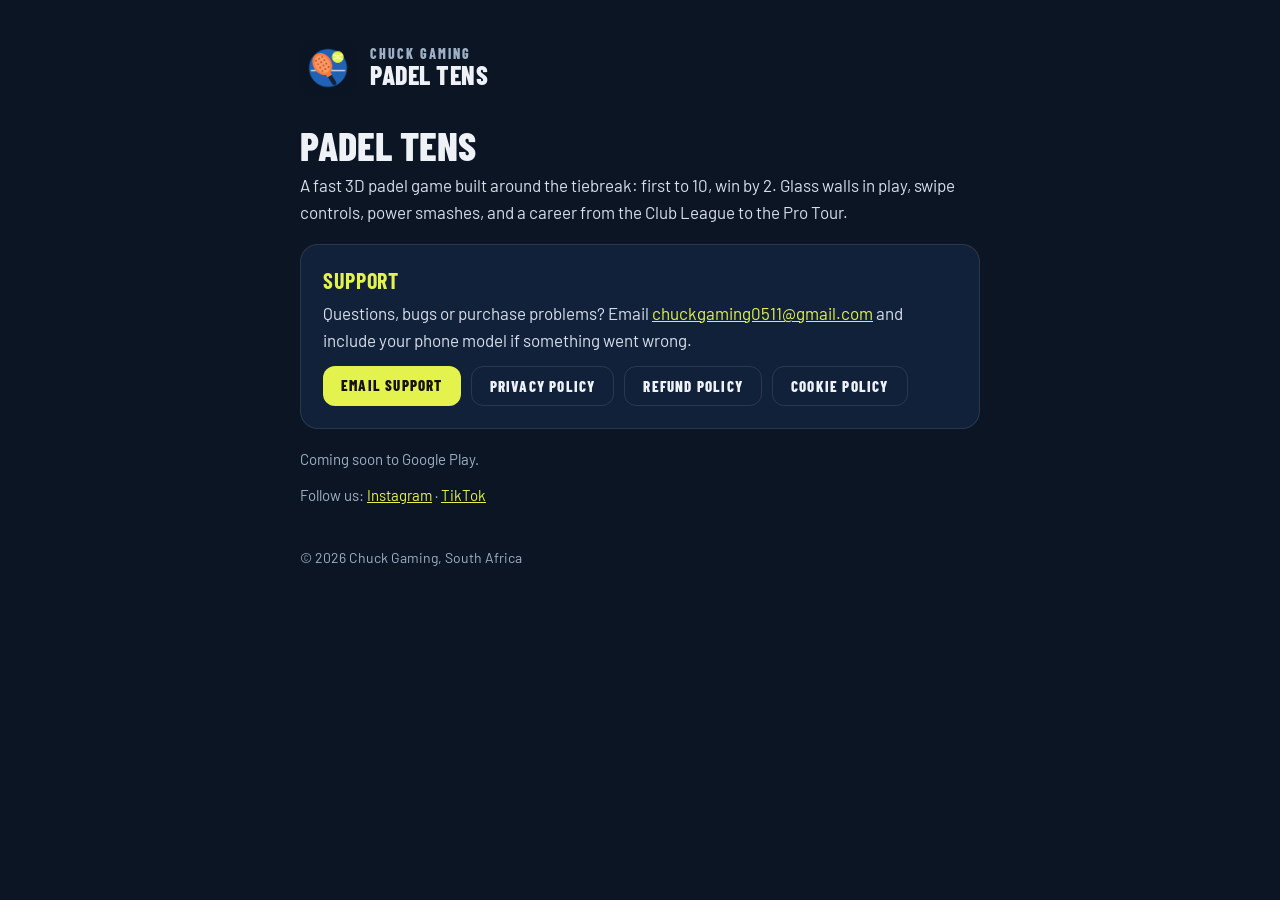
<file: index.html>
<!doctype html>
<html lang="en"><head><meta charset="utf-8"><meta name="viewport" content="width=device-width,initial-scale=1">
<title>Chuck Gaming</title><meta name="description" content="Chuck Gaming makes Padel Tens, a 3D padel tiebreak game for Android.">
<link rel="icon" href="icon.png"><link rel="preconnect" href="https://fonts.googleapis.com"><link rel="preconnect" href="https://fonts.gstatic.com" crossorigin>
<link href="https://fonts.googleapis.com/css2?family=Barlow:wght@400;600&family=Barlow+Condensed:wght@700;800&display=swap" rel="stylesheet">
<link rel="stylesheet" href="style.css"></head>
<body><div class="wrap">
  <header><img src="icon.png" alt=""><div><div class="brand">Chuck Gaming</div><div class="name">Padel Tens</div></div></header>
  <h1>Padel Tens</h1>
  <p>A fast 3D padel game built around the tiebreak: first to 10, win by 2. Glass walls in play, swipe controls, power smashes, and a career from the Club League to the Pro Tour.</p>
  <div class="card">
    <h2 style="margin-top:0">Support</h2>
    <p>Questions, bugs or purchase problems? Email <a href="mailto:chuckgaming0511@gmail.com">chuckgaming0511@gmail.com</a> and include your phone model if something went wrong.</p>
    <div class="links"><a class="btn" href="mailto:chuckgaming0511@gmail.com">Email support</a><a class="btn ghost" href="privacy.html">Privacy policy</a><a class="btn ghost" href="refund.html">Refund policy</a><a class="btn ghost" href="cookies.html">Cookie policy</a></div>
  </div>
  <p class="muted">Coming soon to Google Play.</p>
  <p class="muted">Follow us: <a href="https://www.instagram.com/chuckgamingofficial/">Instagram</a> · <a href="https://www.tiktok.com/@chuckgamingofficial">TikTok</a></p>
  <footer>© 2026 Chuck Gaming, South Africa</footer>
</div></body></html>
</file>
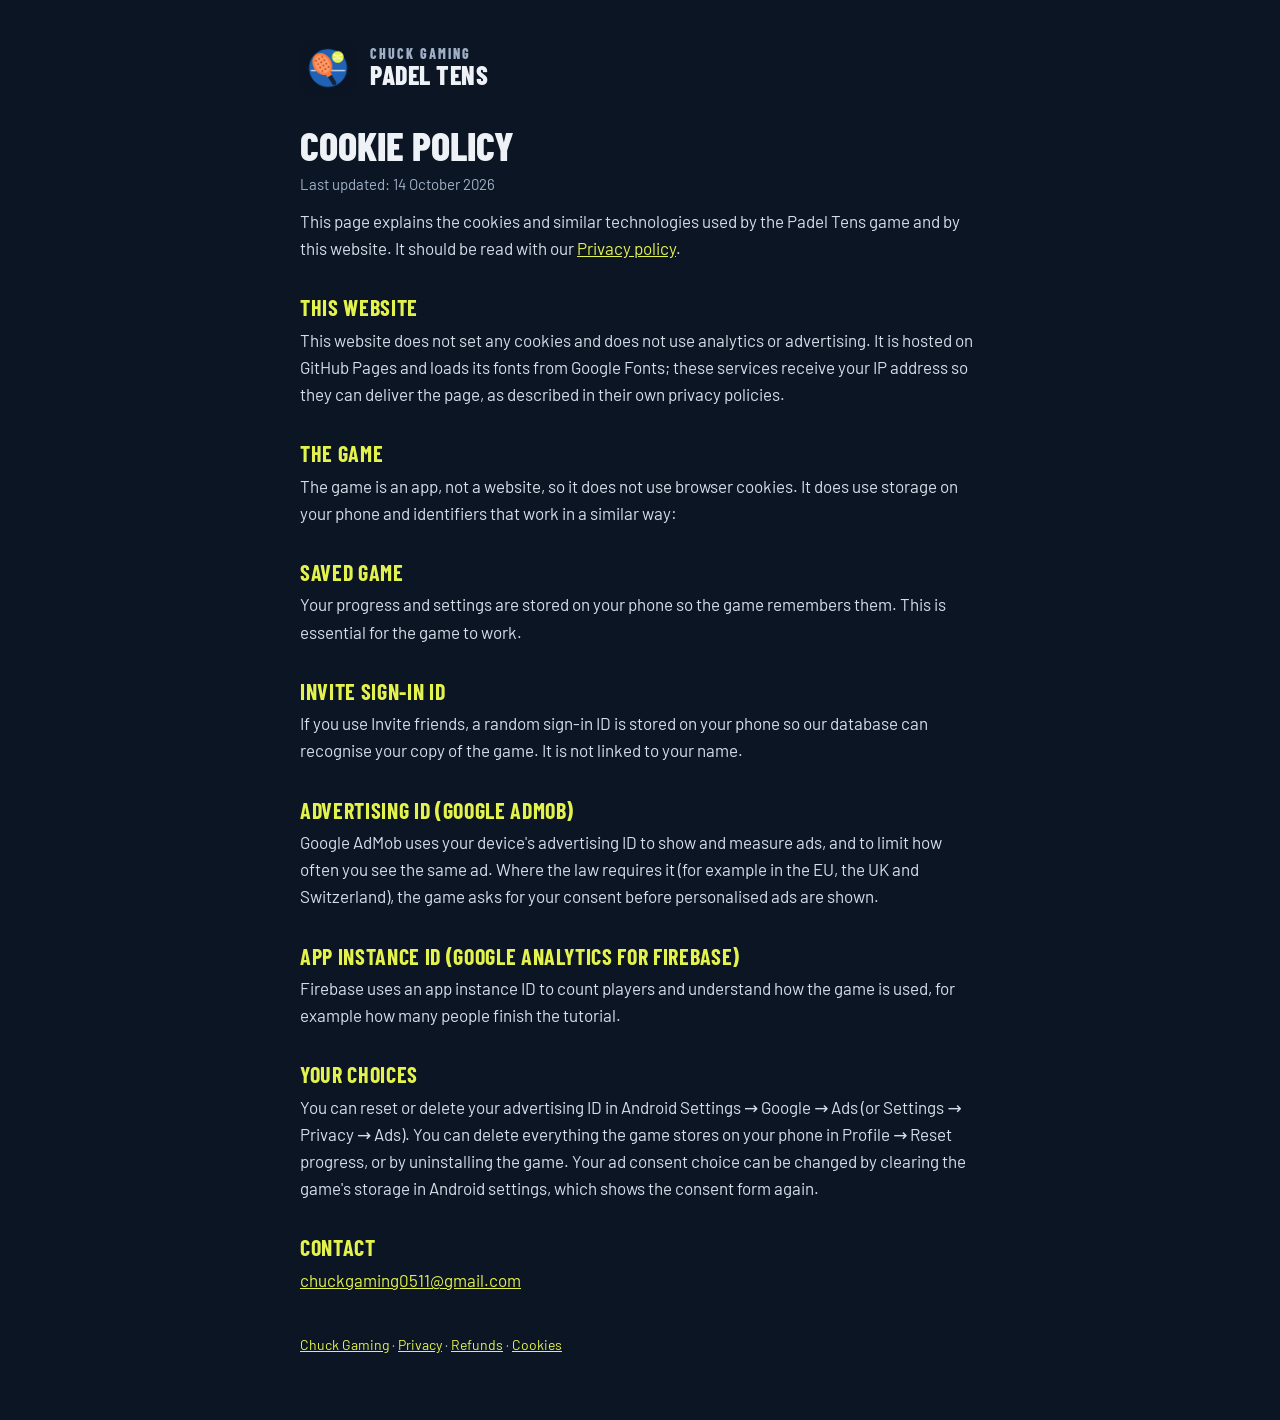
<file: cookies.html>
<!doctype html>
<html lang="en"><head><meta charset="utf-8"><meta name="viewport" content="width=device-width,initial-scale=1">
<title>Padel Tens: Cookie Policy</title><meta name="description" content="How the Padel Tens game and the Chuck Gaming website use cookies and device identifiers.">
<link rel="icon" href="icon.png"><link rel="preconnect" href="https://fonts.googleapis.com"><link rel="preconnect" href="https://fonts.gstatic.com" crossorigin>
<link href="https://fonts.googleapis.com/css2?family=Barlow:wght@400;600&family=Barlow+Condensed:wght@700;800&display=swap" rel="stylesheet">
<link rel="stylesheet" href="style.css"></head>
<body><div class="wrap">
  <header><img src="icon.png" alt=""><div><div class="brand">Chuck Gaming</div><div class="name">Padel Tens</div></div></header>
  <h1>Cookie Policy</h1>
    <p class="muted">Last updated: 14 October 2026</p>
    <p>This page explains the cookies and similar technologies used by the Padel Tens game and by this website. It should be read with our <a href="privacy.html">Privacy policy</a>.</p>
    <h2>This website</h2>
    <p>This website does not set any cookies and does not use analytics or advertising. It is hosted on GitHub Pages and loads its fonts from Google Fonts; these services receive your IP address so they can deliver the page, as described in their own privacy policies.</p>
    <h2>The game</h2>
    <p>The game is an app, not a website, so it does not use browser cookies. It does use storage on your phone and identifiers that work in a similar way:</p>
    <h2>Saved game</h2>
    <p>Your progress and settings are stored on your phone so the game remembers them. This is essential for the game to work.</p>
    <h2>Invite sign-in ID</h2>
    <p>If you use Invite friends, a random sign-in ID is stored on your phone so our database can recognise your copy of the game. It is not linked to your name.</p>
    <h2>Advertising ID (Google AdMob)</h2>
    <p>Google AdMob uses your device&#x27;s advertising ID to show and measure ads, and to limit how often you see the same ad. Where the law requires it (for example in the EU, the UK and Switzerland), the game asks for your consent before personalised ads are shown.</p>
    <h2>App instance ID (Google Analytics for Firebase)</h2>
    <p>Firebase uses an app instance ID to count players and understand how the game is used, for example how many people finish the tutorial.</p>
    <h2>Your choices</h2>
    <p>You can reset or delete your advertising ID in Android Settings → Google → Ads (or Settings → Privacy → Ads). You can delete everything the game stores on your phone in Profile → Reset progress, or by uninstalling the game. Your ad consent choice can be changed by clearing the game&#x27;s storage in Android settings, which shows the consent form again.</p>
    <h2>Contact</h2>
    <p><a href="mailto:chuckgaming0511@gmail.com">chuckgaming0511@gmail.com</a></p>
  <footer><a href="./">Chuck Gaming</a> · <a href="privacy.html">Privacy</a> · <a href="refund.html">Refunds</a> · <a href="cookies.html">Cookies</a></footer>
</div></body></html>
</file>
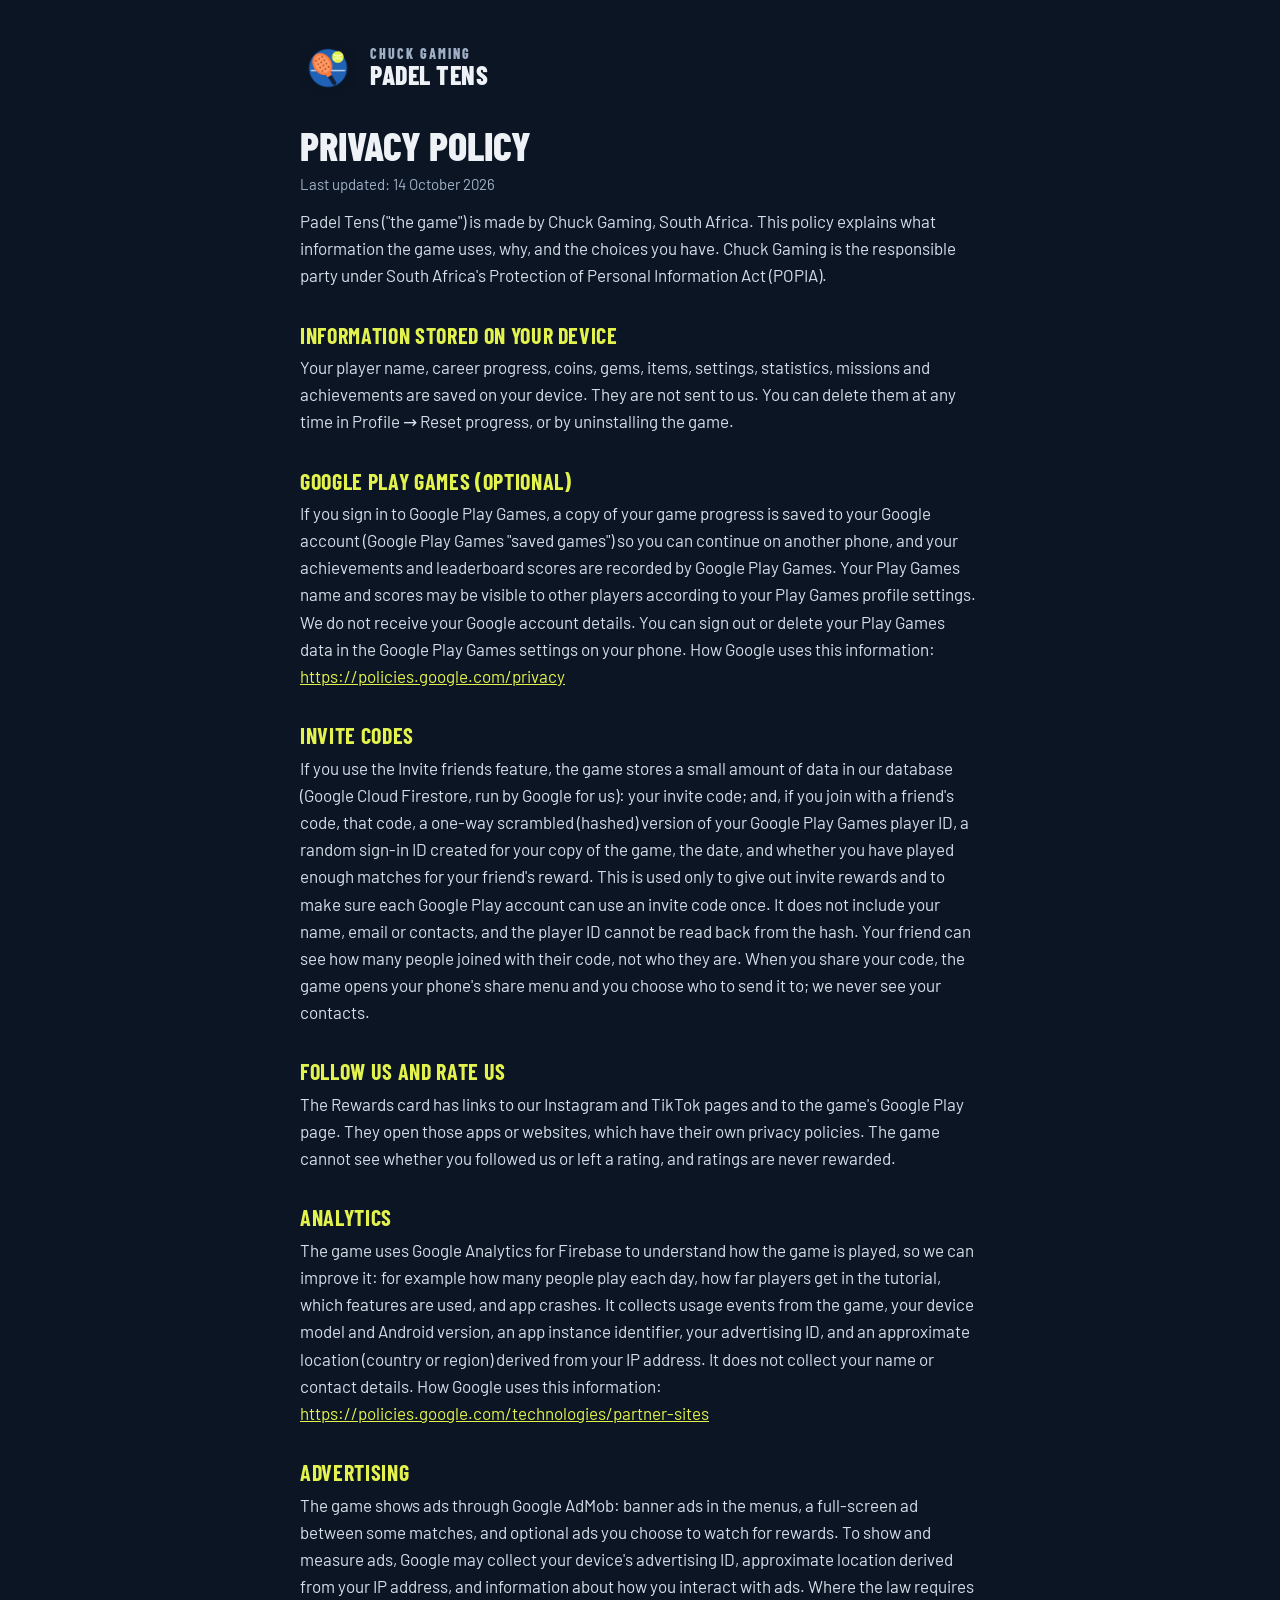
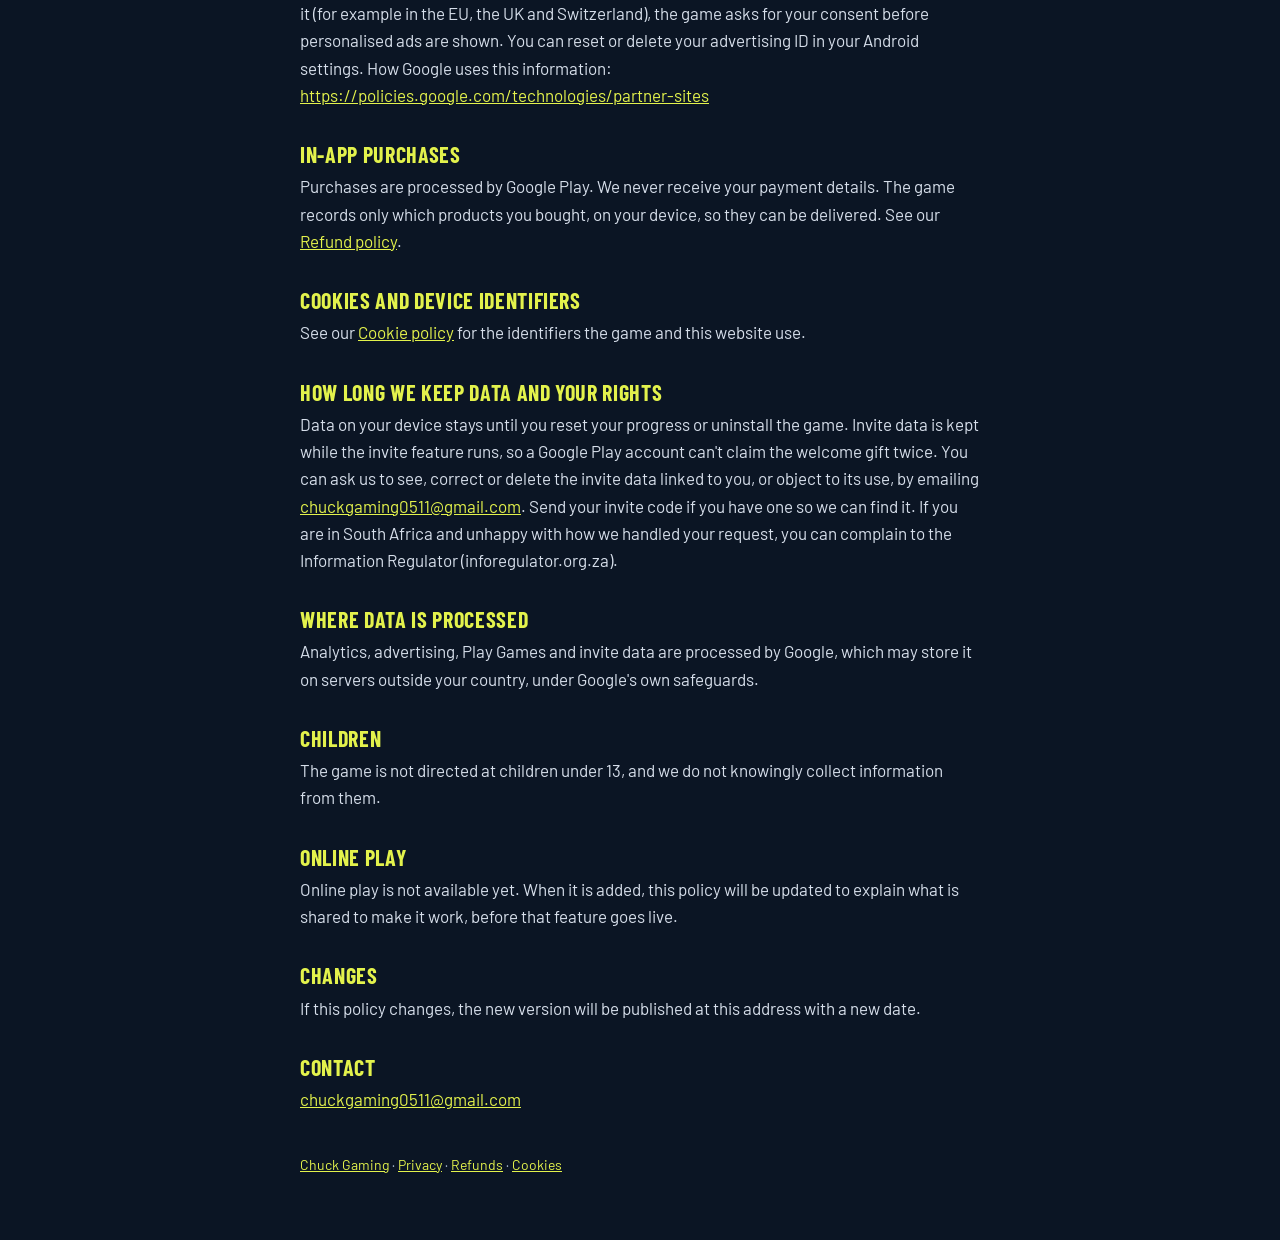
<file: privacy.html>
<!doctype html>
<html lang="en"><head><meta charset="utf-8"><meta name="viewport" content="width=device-width,initial-scale=1">
<title>Padel Tens: Privacy Policy</title><meta name="description" content="Privacy policy for the Padel Tens game by Chuck Gaming.">
<link rel="icon" href="icon.png"><link rel="preconnect" href="https://fonts.googleapis.com"><link rel="preconnect" href="https://fonts.gstatic.com" crossorigin>
<link href="https://fonts.googleapis.com/css2?family=Barlow:wght@400;600&family=Barlow+Condensed:wght@700;800&display=swap" rel="stylesheet">
<link rel="stylesheet" href="style.css"></head>
<body><div class="wrap">
  <header><img src="icon.png" alt=""><div><div class="brand">Chuck Gaming</div><div class="name">Padel Tens</div></div></header>
  <h1>Privacy Policy</h1>
    <p class="muted">Last updated: 14 October 2026</p>
    <p>Padel Tens (&quot;the game&quot;) is made by Chuck Gaming, South Africa. This policy explains what information the game uses, why, and the choices you have. Chuck Gaming is the responsible party under South Africa&#x27;s Protection of Personal Information Act (POPIA).</p>
    <h2>Information stored on your device</h2>
    <p>Your player name, career progress, coins, gems, items, settings, statistics, missions and achievements are saved on your device. They are not sent to us. You can delete them at any time in Profile → Reset progress, or by uninstalling the game.</p>
    <h2>Google Play Games (optional)</h2>
    <p>If you sign in to Google Play Games, a copy of your game progress is saved to your Google account (Google Play Games &quot;saved games&quot;) so you can continue on another phone, and your achievements and leaderboard scores are recorded by Google Play Games. Your Play Games name and scores may be visible to other players according to your Play Games profile settings. We do not receive your Google account details. You can sign out or delete your Play Games data in the Google Play Games settings on your phone. How Google uses this information: <a href="https://policies.google.com/privacy">https://policies.google.com/privacy</a></p>
    <h2>Invite codes</h2>
    <p>If you use the Invite friends feature, the game stores a small amount of data in our database (Google Cloud Firestore, run by Google for us): your invite code; and, if you join with a friend&#x27;s code, that code, a one-way scrambled (hashed) version of your Google Play Games player ID, a random sign-in ID created for your copy of the game, the date, and whether you have played enough matches for your friend&#x27;s reward. This is used only to give out invite rewards and to make sure each Google Play account can use an invite code once. It does not include your name, email or contacts, and the player ID cannot be read back from the hash. Your friend can see how many people joined with their code, not who they are. When you share your code, the game opens your phone&#x27;s share menu and you choose who to send it to; we never see your contacts.</p>
    <h2>Follow us and rate us</h2>
    <p>The Rewards card has links to our Instagram and TikTok pages and to the game&#x27;s Google Play page. They open those apps or websites, which have their own privacy policies. The game cannot see whether you followed us or left a rating, and ratings are never rewarded.</p>
    <h2>Analytics</h2>
    <p>The game uses Google Analytics for Firebase to understand how the game is played, so we can improve it: for example how many people play each day, how far players get in the tutorial, which features are used, and app crashes. It collects usage events from the game, your device model and Android version, an app instance identifier, your advertising ID, and an approximate location (country or region) derived from your IP address. It does not collect your name or contact details. How Google uses this information: <a href="https://policies.google.com/technologies/partner-sites">https://policies.google.com/technologies/partner-sites</a></p>
    <h2>Advertising</h2>
    <p>The game shows ads through Google AdMob: banner ads in the menus, a full-screen ad between some matches, and optional ads you choose to watch for rewards. To show and measure ads, Google may collect your device&#x27;s advertising ID, approximate location derived from your IP address, and information about how you interact with ads. Where the law requires it (for example in the EU, the UK and Switzerland), the game asks for your consent before personalised ads are shown. You can reset or delete your advertising ID in your Android settings. How Google uses this information: <a href="https://policies.google.com/technologies/partner-sites">https://policies.google.com/technologies/partner-sites</a></p>
    <h2>In-app purchases</h2>
    <p>Purchases are processed by Google Play. We never receive your payment details. The game records only which products you bought, on your device, so they can be delivered. See our <a href="refund.html">Refund policy</a>.</p>
    <h2>Cookies and device identifiers</h2>
    <p>See our <a href="cookies.html">Cookie policy</a> for the identifiers the game and this website use.</p>
    <h2>How long we keep data and your rights</h2>
    <p>Data on your device stays until you reset your progress or uninstall the game. Invite data is kept while the invite feature runs, so a Google Play account can&#x27;t claim the welcome gift twice. You can ask us to see, correct or delete the invite data linked to you, or object to its use, by emailing <a href="mailto:chuckgaming0511@gmail.com">chuckgaming0511@gmail.com</a>. Send your invite code if you have one so we can find it. If you are in South Africa and unhappy with how we handled your request, you can complain to the Information Regulator (inforegulator.org.za).</p>
    <h2>Where data is processed</h2>
    <p>Analytics, advertising, Play Games and invite data are processed by Google, which may store it on servers outside your country, under Google&#x27;s own safeguards.</p>
    <h2>Children</h2>
    <p>The game is not directed at children under 13, and we do not knowingly collect information from them.</p>
    <h2>Online play</h2>
    <p>Online play is not available yet. When it is added, this policy will be updated to explain what is shared to make it work, before that feature goes live.</p>
    <h2>Changes</h2>
    <p>If this policy changes, the new version will be published at this address with a new date.</p>
    <h2>Contact</h2>
    <p><a href="mailto:chuckgaming0511@gmail.com">chuckgaming0511@gmail.com</a></p>
  <footer><a href="./">Chuck Gaming</a> · <a href="privacy.html">Privacy</a> · <a href="refund.html">Refunds</a> · <a href="cookies.html">Cookies</a></footer>
</div></body></html>
</file>
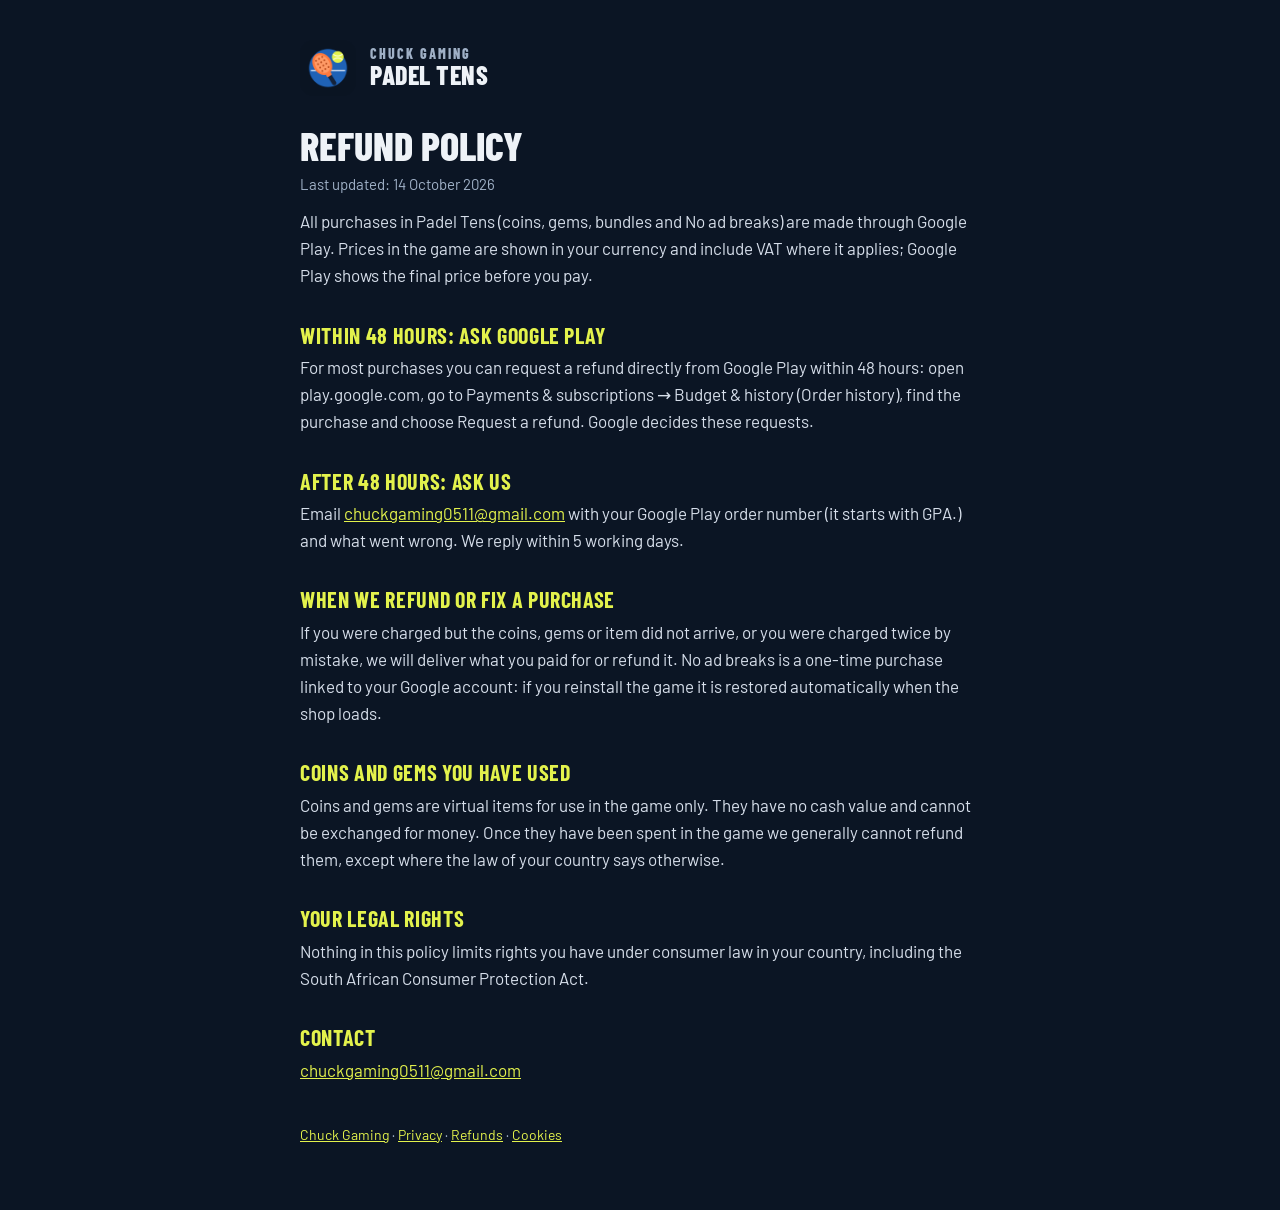
<file: refund.html>
<!doctype html>
<html lang="en"><head><meta charset="utf-8"><meta name="viewport" content="width=device-width,initial-scale=1">
<title>Padel Tens: Refund Policy</title><meta name="description" content="Refund policy for purchases in the Padel Tens game by Chuck Gaming.">
<link rel="icon" href="icon.png"><link rel="preconnect" href="https://fonts.googleapis.com"><link rel="preconnect" href="https://fonts.gstatic.com" crossorigin>
<link href="https://fonts.googleapis.com/css2?family=Barlow:wght@400;600&family=Barlow+Condensed:wght@700;800&display=swap" rel="stylesheet">
<link rel="stylesheet" href="style.css"></head>
<body><div class="wrap">
  <header><img src="icon.png" alt=""><div><div class="brand">Chuck Gaming</div><div class="name">Padel Tens</div></div></header>
  <h1>Refund Policy</h1>
    <p class="muted">Last updated: 14 October 2026</p>
    <p>All purchases in Padel Tens (coins, gems, bundles and No ad breaks) are made through Google Play. Prices in the game are shown in your currency and include VAT where it applies; Google Play shows the final price before you pay.</p>
    <h2>Within 48 hours: ask Google Play</h2>
    <p>For most purchases you can request a refund directly from Google Play within 48 hours: open play.google.com, go to Payments &amp; subscriptions → Budget &amp; history (Order history), find the purchase and choose Request a refund. Google decides these requests.</p>
    <h2>After 48 hours: ask us</h2>
    <p>Email <a href="mailto:chuckgaming0511@gmail.com">chuckgaming0511@gmail.com</a> with your Google Play order number (it starts with GPA.) and what went wrong. We reply within 5 working days.</p>
    <h2>When we refund or fix a purchase</h2>
    <p>If you were charged but the coins, gems or item did not arrive, or you were charged twice by mistake, we will deliver what you paid for or refund it. No ad breaks is a one-time purchase linked to your Google account: if you reinstall the game it is restored automatically when the shop loads.</p>
    <h2>Coins and gems you have used</h2>
    <p>Coins and gems are virtual items for use in the game only. They have no cash value and cannot be exchanged for money. Once they have been spent in the game we generally cannot refund them, except where the law of your country says otherwise.</p>
    <h2>Your legal rights</h2>
    <p>Nothing in this policy limits rights you have under consumer law in your country, including the South African Consumer Protection Act.</p>
    <h2>Contact</h2>
    <p><a href="mailto:chuckgaming0511@gmail.com">chuckgaming0511@gmail.com</a></p>
  <footer><a href="./">Chuck Gaming</a> · <a href="privacy.html">Privacy</a> · <a href="refund.html">Refunds</a> · <a href="cookies.html">Cookies</a></footer>
</div></body></html>
</file>
<file: style.css>
:root{--bg:#0B1524;--panel:#12213A;--ink:#EEF2F7;--muted:#9FB0C6;--lime:#E3F24C;--edge:rgba(255,255,255,.1)}
*{box-sizing:border-box}
body{margin:0;background:var(--bg);color:var(--ink);font:17px/1.6 "Barlow",system-ui,-apple-system,Segoe UI,Roboto,sans-serif}
a{color:var(--lime)}
.wrap{max-width:720px;margin:0 auto;padding:40px 20px 64px}
header{display:flex;align-items:center;gap:14px;margin-bottom:28px}
header img{width:56px;height:56px;border-radius:14px}
header .brand{font:800 14px/1 "Barlow Condensed",sans-serif;letter-spacing:.14em;text-transform:uppercase;color:var(--muted)}
header .name{font:800 26px/1.1 "Barlow Condensed",sans-serif;text-transform:uppercase;letter-spacing:.02em}
h1{font:800 40px/1.05 "Barlow Condensed",sans-serif;text-transform:uppercase;margin:0 0 6px}
h2{font:700 22px/1.2 "Barlow Condensed",sans-serif;text-transform:uppercase;letter-spacing:.03em;margin:32px 0 6px;color:var(--lime)}
p{margin:0 0 12px;color:#D6DEEA;overflow-wrap:anywhere}
.muted{color:var(--muted);font-size:15px}
.card{background:var(--panel);border:1px solid var(--edge);border-radius:18px;padding:22px;margin:18px 0}
.links{display:flex;flex-wrap:wrap;gap:10px;margin-top:10px}
.btn{display:inline-block;padding:10px 18px;border-radius:12px;background:var(--lime);color:#17110C;font:800 15px "Barlow Condensed",sans-serif;letter-spacing:.08em;text-transform:uppercase;text-decoration:none}
.btn.ghost{background:transparent;color:var(--ink);border:1px solid var(--edge)}
footer{margin-top:40px;color:var(--muted);font-size:14px}
</file>
